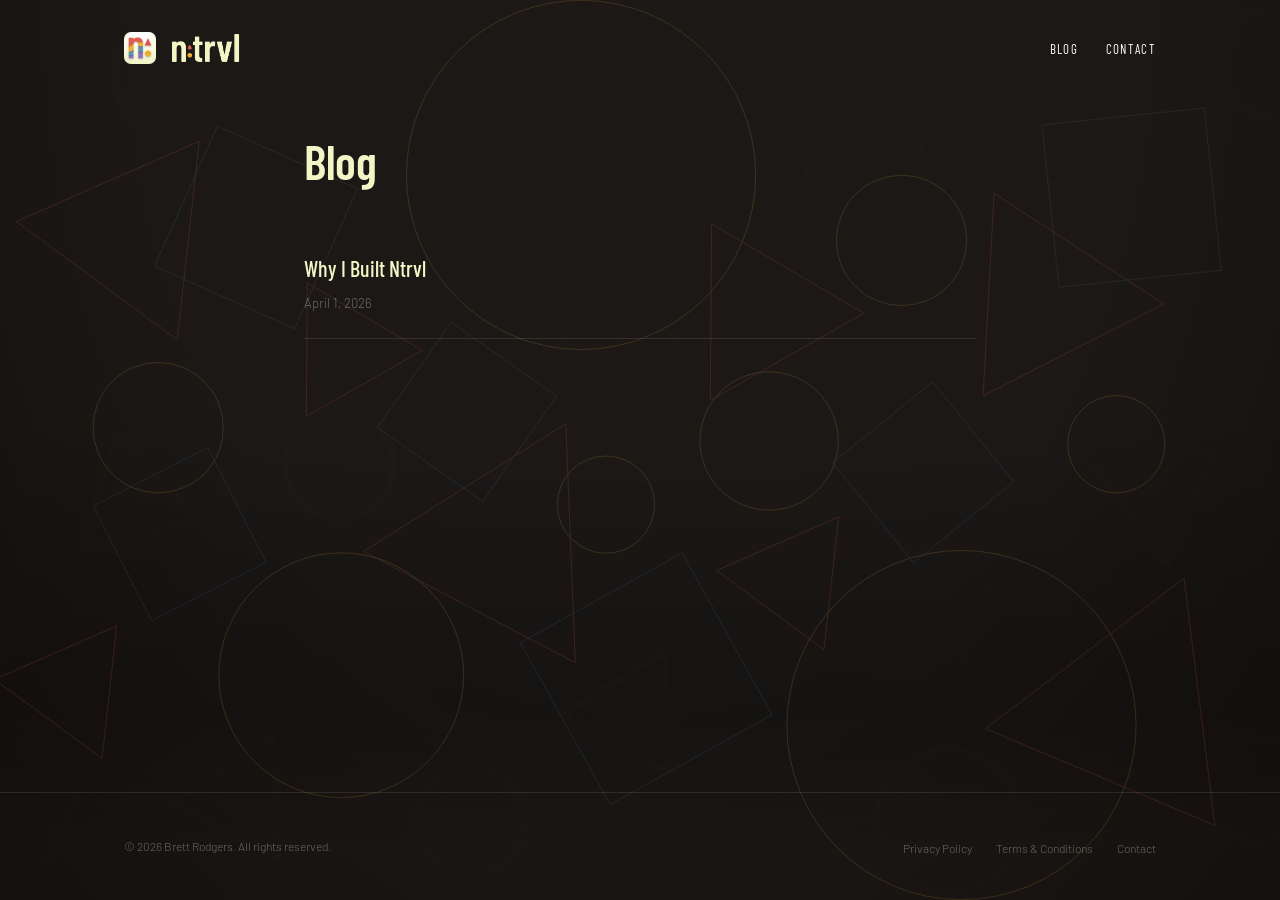
<file: blog/index.html>
<!DOCTYPE html>
<html lang="en">
<head>
  <meta charset="utf-8">
  <meta name="viewport" content="width=device-width, initial-scale=1">
  <title>Blog — Ntrvl</title>
  <meta name="description" content="Updates, thoughts, and stories from the maker of Ntrvl.">

  <meta property="og:title" content="Blog — Ntrvl">
  <meta property="og:description" content="Updates, thoughts, and stories from the maker of Ntrvl.">
  <meta property="og:url" content="https://ntrvlapp.com/blog/">
  <meta property="og:type" content="website">

  <link rel="canonical" href="https://ntrvlapp.com/blog/">
  <link rel="icon" type="image/png" href="../assets/images/ntrvl-icon.png">
  <link rel="stylesheet" href="../assets/css/style.css">
</head>
<body>

  <div class="bg-scene" aria-hidden="true">
    <img class="bg-scene__layer bg-scene__layer--lower" src="../assets/images/bg-lower-layer.svg" alt="">
    <img class="bg-scene__layer bg-scene__layer--mid" src="../assets/images/bg-mid-shading.svg" alt="">
    <img class="bg-scene__layer bg-scene__layer--top" src="../assets/images/bg-top-layer.svg" alt="">
  </div>

  <div class="page">

    <header class="site-header">
      <div class="wrap wrap--wide">
        <a href="/" class="wordmark"><img src="../assets/images/ntrvl-icon.png" alt="" class="wordmark__icon" height="32"><img src="../assets/images/ntrvl-logo-wordmark.png" alt="Ntrvl" height="28"></a>
        <nav aria-label="Main navigation">
          <ul class="site-nav">
            <li><a href="/blog/post.html?p=why-i-built-ntrvl" aria-current="page">Blog</a></li>
            <li><a href="/contact">Contact</a></li>
          </ul>
        </nav>
      </div>
    </header>

    <main class="blog-list">
      <div class="wrap">
        <header>
          <h1 class="page-title">Blog</h1>
        </header>

        <ul class="blog-list__items">
          <li class="blog-list__item">
            <a href="/blog/post.html?p=why-i-built-ntrvl">Why I Built Ntrvl</a>
            <p class="blog-list__date">April 1, 2026</p>
          </li>
        </ul>
      </div>
    </main>

    <footer class="site-footer">
      <div class="wrap wrap--wide">
        <p class="site-footer__copy">&copy; <script>document.write(new Date().getFullYear())</script> Brett Rodgers. All rights reserved.</p>
        <nav aria-label="Footer navigation">
          <ul class="site-footer__links">
            <li><a href="/privacy-policy">Privacy Policy</a></li>
            <li><a href="/terms-and-conditions">Terms &amp; Conditions</a></li>
            <li><a href="/support">Contact</a></li>
          </ul>
        </nav>
      </div>
    </footer>

  </div>
</body>
</html>
</file>
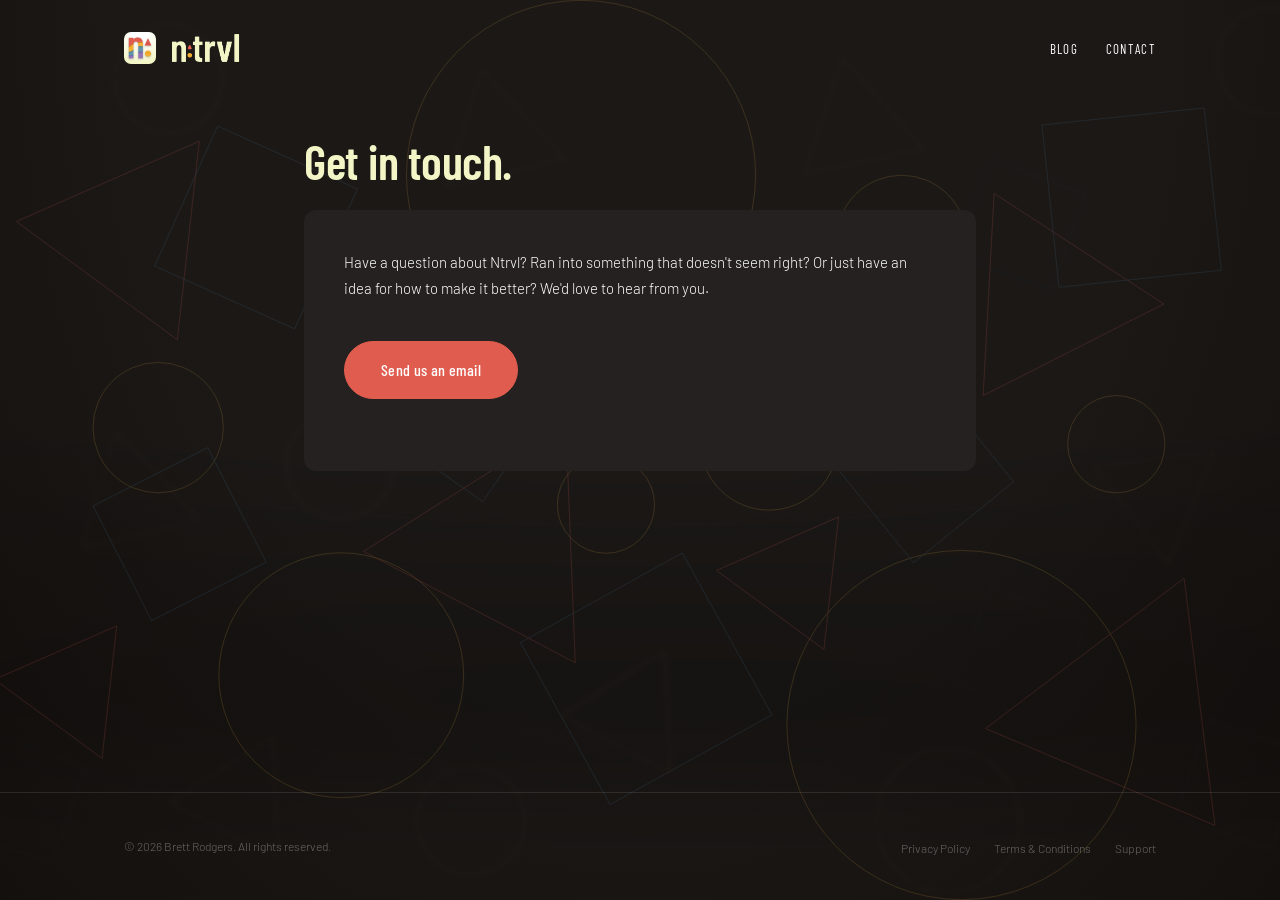
<file: contact.html>
<!DOCTYPE html>
<html lang="en">
<head>
  <meta charset="utf-8">
  <meta name="viewport" content="width=device-width, initial-scale=1">
  <title>Contact — Ntrvl</title>
  <meta name="description" content="Have a question, found a bug, or want to share feedback about Ntrvl? Get in touch.">

  <meta property="og:title" content="Contact — Ntrvl">
  <meta property="og:description" content="Have a question, found a bug, or want to share feedback about Ntrvl? Get in touch.">
  <meta property="og:url" content="https://ntrvlapp.com/contact">
  <meta property="og:type" content="website">

  <link rel="canonical" href="https://ntrvlapp.com/contact">
  <link rel="icon" type="image/png" href="assets/images/ntrvl-icon.png">
  <link rel="stylesheet" href="assets/css/style.css">

  <script type="application/ld+json">
  {
    "@context": "https://schema.org",
    "@type": "WebPage",
    "name": "Contact — Ntrvl",
    "description": "Get in touch with the Ntrvl team.",
    "url": "https://ntrvlapp.com/contact",
    "isPartOf": {
      "@type": "WebSite",
      "name": "Ntrvl",
      "url": "https://ntrvlapp.com"
    }
  }
  </script>
</head>
<body>

  <div class="bg-scene" aria-hidden="true">
    <img class="bg-scene__layer bg-scene__layer--lower" src="assets/images/bg-lower-layer.svg" alt="">
    <img class="bg-scene__layer bg-scene__layer--mid" src="assets/images/bg-mid-shading.svg" alt="">
    <img class="bg-scene__layer bg-scene__layer--top" src="assets/images/bg-top-layer.svg" alt="">
  </div>

  <div class="page">

    <header class="site-header">
      <div class="wrap wrap--wide">
        <a href="/" class="wordmark"><img src="assets/images/ntrvl-icon.png" alt="" class="wordmark__icon" height="32"><img src="assets/images/ntrvl-logo-wordmark.png" alt="Ntrvl" height="28"></a>
        <nav aria-label="Main navigation">
          <ul class="site-nav">
            <li><a href="/blog/post.html?p=why-i-built-ntrvl">Blog</a></li>
            <li><a href="/contact" aria-current="page">Contact</a></li>
          </ul>
        </nav>
      </div>
    </header>

    <main class="support-content">
      <div class="wrap">
        <header>
          <h1 class="page-title" style="margin-bottom: var(--space-md);">Get in touch.</h1>
        </header>

        <div class="support-content__body">
          <section>
            <p>Have a question about Ntrvl? Ran into something that doesn't seem right? Or just have an idea for how to make it better? We'd love to hear from you.</p>
          </section>

          <section style="margin-top: var(--space-lg);">
            <a href="mailto:ntrvlapp@gmail.com" class="btn btn--primary">Send us an email</a>
          </section>
        </div>
      </div>
    </main>

    <footer class="site-footer">
      <div class="wrap wrap--wide">
        <p class="site-footer__copy">&copy; <script>document.write(new Date().getFullYear())</script> Brett Rodgers. All rights reserved.</p>
        <nav aria-label="Footer navigation">
          <ul class="site-footer__links">
            <li><a href="/privacy-policy">Privacy Policy</a></li>
            <li><a href="/terms-and-conditions">Terms &amp; Conditions</a></li>
            <li><a href="/contact">Support</a></li>
          </ul>
        </nav>
      </div>
    </footer>

  </div>
</body>
</html>
</file>
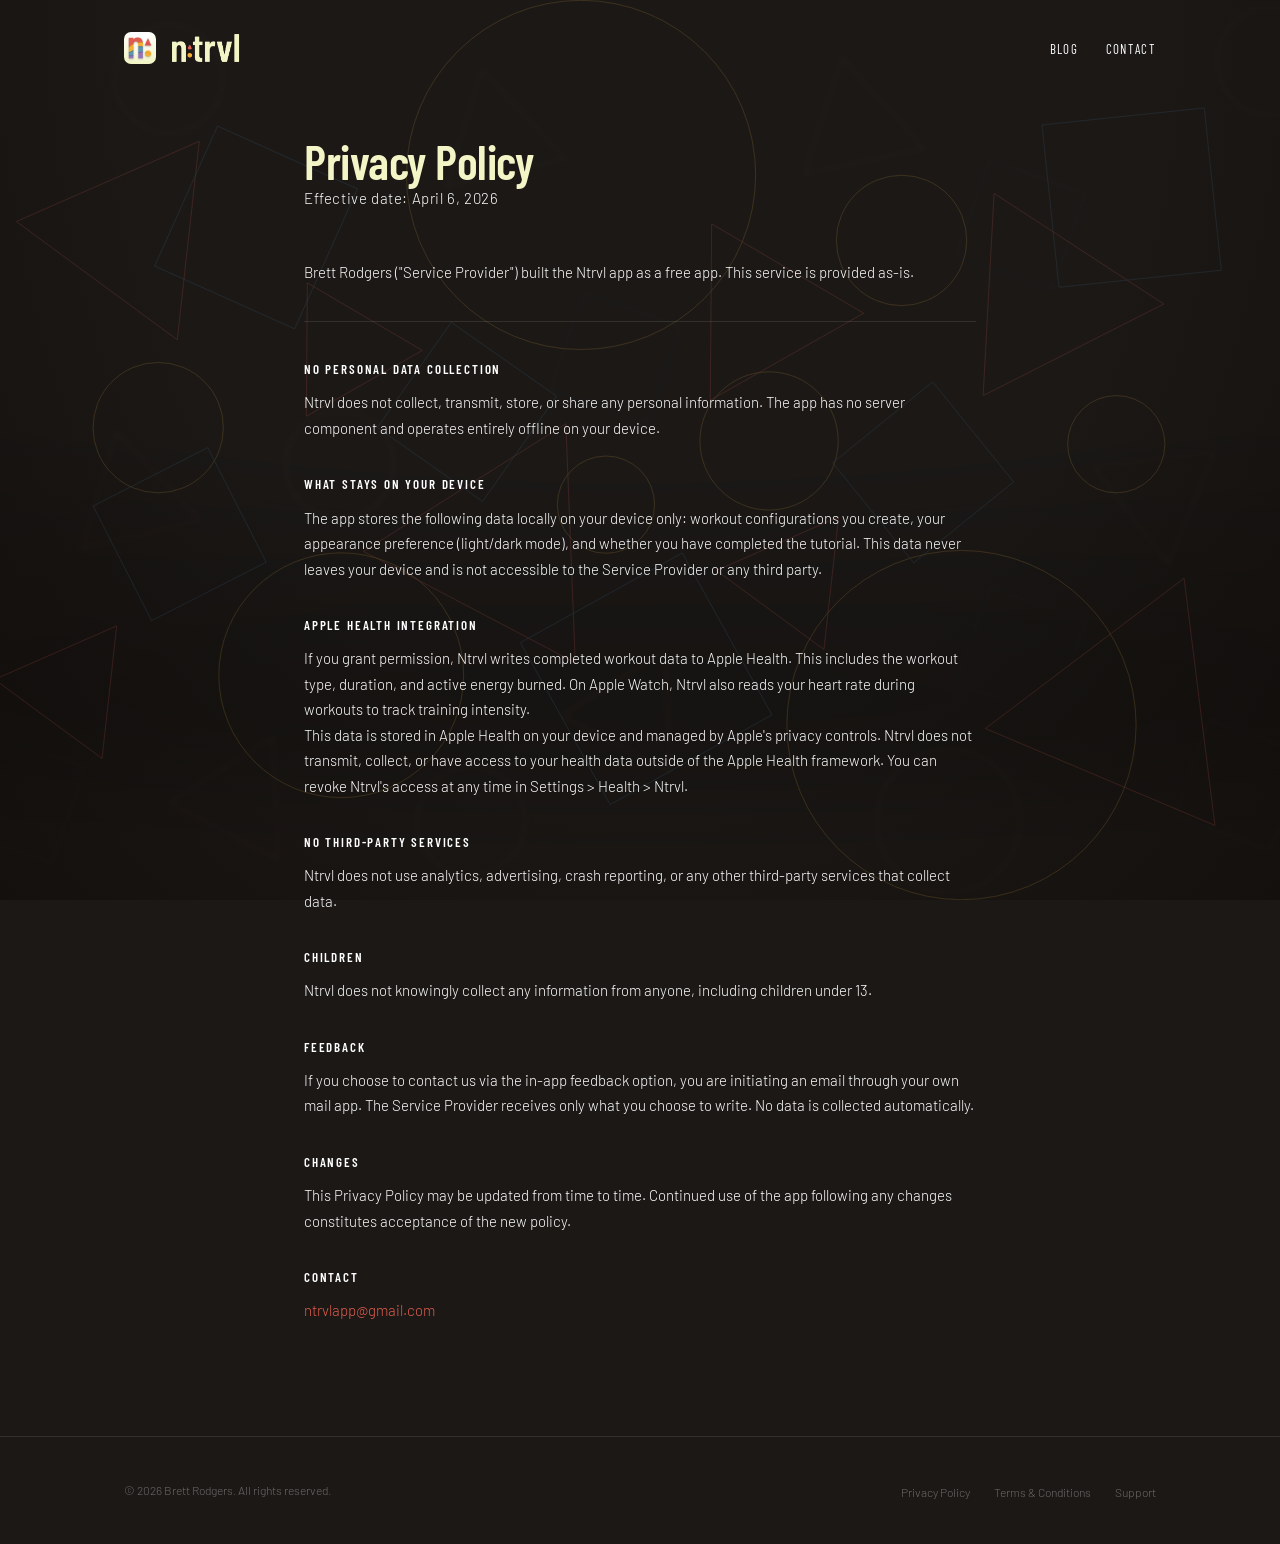
<file: privacy-policy.html>
<!DOCTYPE html>
<html lang="en">
<head>
  <meta charset="utf-8">
  <meta name="viewport" content="width=device-width, initial-scale=1">
  <title>Privacy Policy — Ntrvl</title>
  <meta name="description" content="Ntrvl privacy policy. Ntrvl does not collect, transmit, or share any personal information.">

  <meta property="og:title" content="Privacy Policy — Ntrvl">
  <meta property="og:description" content="Ntrvl does not collect, transmit, or share any personal information.">
  <meta property="og:url" content="https://ntrvlapp.com/privacy-policy">
  <meta property="og:type" content="website">

  <link rel="canonical" href="https://ntrvlapp.com/privacy-policy">
  <link rel="icon" type="image/png" href="assets/images/ntrvl-icon.png">
  <link rel="stylesheet" href="assets/css/style.css">

  <script type="application/ld+json">
  {
    "@context": "https://schema.org",
    "@type": "WebPage",
    "name": "Privacy Policy — Ntrvl",
    "description": "Ntrvl privacy policy. No data collection, no tracking, no third-party services.",
    "url": "https://ntrvlapp.com/privacy-policy",
    "isPartOf": {
      "@type": "WebSite",
      "name": "Ntrvl",
      "url": "https://ntrvlapp.com"
    }
  }
  </script>
</head>
<body>

  <div class="bg-scene" aria-hidden="true">
    <img class="bg-scene__layer bg-scene__layer--lower" src="assets/images/bg-lower-layer.svg" alt="">
    <img class="bg-scene__layer bg-scene__layer--mid" src="assets/images/bg-mid-shading.svg" alt="">
    <img class="bg-scene__layer bg-scene__layer--top" src="assets/images/bg-top-layer.svg" alt="">
  </div>

  <div class="page">

    <header class="site-header">
      <div class="wrap wrap--wide">
        <a href="/" class="wordmark"><img src="assets/images/ntrvl-icon.png" alt="" class="wordmark__icon" height="32"><img src="assets/images/ntrvl-logo-wordmark.png" alt="Ntrvl" height="28"></a>
        <nav aria-label="Main navigation">
          <ul class="site-nav">
            <li><a href="/blog/post.html?p=why-i-built-ntrvl">Blog</a></li>
            <li><a href="/contact">Contact</a></li>
          </ul>
        </nav>
      </div>
    </header>

    <main class="legal">
      <div class="wrap">
        <header>
          <h1 class="page-title">Privacy Policy</h1>
          <p class="meta">Effective date: April 6, 2026</p>
        </header>

        <section>
          <p>Brett Rodgers ("Service Provider") built the Ntrvl app as a free app. This service is provided as-is.</p>
        </section>

        <hr>

        <section aria-labelledby="no-data">
          <h2 id="no-data">No Personal Data Collection</h2>
          <p>Ntrvl does not collect, transmit, store, or share any personal information. The app has no server component and operates entirely offline on your device.</p>
        </section>

        <section aria-labelledby="on-device">
          <h2 id="on-device">What Stays on Your Device</h2>
          <p>The app stores the following data locally on your device only: workout configurations you create, your appearance preference (light/dark mode), and whether you have completed the tutorial. This data never leaves your device and is not accessible to the Service Provider or any third party.</p>
        </section>

        <section aria-labelledby="health-data">
          <h2 id="health-data">Apple Health Integration</h2>
          <p>If you grant permission, Ntrvl writes completed workout data to Apple Health. This includes the workout type, duration, and active energy burned. On Apple Watch, Ntrvl also reads your heart rate during workouts to track training intensity.</p>
          <p>This data is stored in Apple Health on your device and managed by Apple's privacy controls. Ntrvl does not transmit, collect, or have access to your health data outside of the Apple Health framework. You can revoke Ntrvl's access at any time in Settings &gt; Health &gt; Ntrvl.</p>
        </section>

        <section aria-labelledby="no-third-party">
          <h2 id="no-third-party">No Third-Party Services</h2>
          <p>Ntrvl does not use analytics, advertising, crash reporting, or any other third-party services that collect data.</p>
        </section>

        <section aria-labelledby="children">
          <h2 id="children">Children</h2>
          <p>Ntrvl does not knowingly collect any information from anyone, including children under 13.</p>
        </section>

        <section aria-labelledby="feedback">
          <h2 id="feedback">Feedback</h2>
          <p>If you choose to contact us via the in-app feedback option, you are initiating an email through your own mail app. The Service Provider receives only what you choose to write. No data is collected automatically.</p>
        </section>

        <section aria-labelledby="changes">
          <h2 id="changes">Changes</h2>
          <p>This Privacy Policy may be updated from time to time. Continued use of the app following any changes constitutes acceptance of the new policy.</p>
        </section>

        <section aria-labelledby="contact">
          <h2 id="contact">Contact</h2>
          <p><a href="mailto:ntrvlapp@gmail.com">ntrvlapp@gmail.com</a></p>
        </section>
      </div>
    </main>

    <footer class="site-footer">
      <div class="wrap wrap--wide">
        <p class="site-footer__copy">&copy; <script>document.write(new Date().getFullYear())</script> Brett Rodgers. All rights reserved.</p>
        <nav aria-label="Footer navigation">
          <ul class="site-footer__links">
            <li><a href="/privacy-policy">Privacy Policy</a></li>
            <li><a href="/terms-and-conditions">Terms &amp; Conditions</a></li>
            <li><a href="/contact">Support</a></li>
          </ul>
        </nav>
      </div>
    </footer>

  </div>
</body>
</html>
</file>
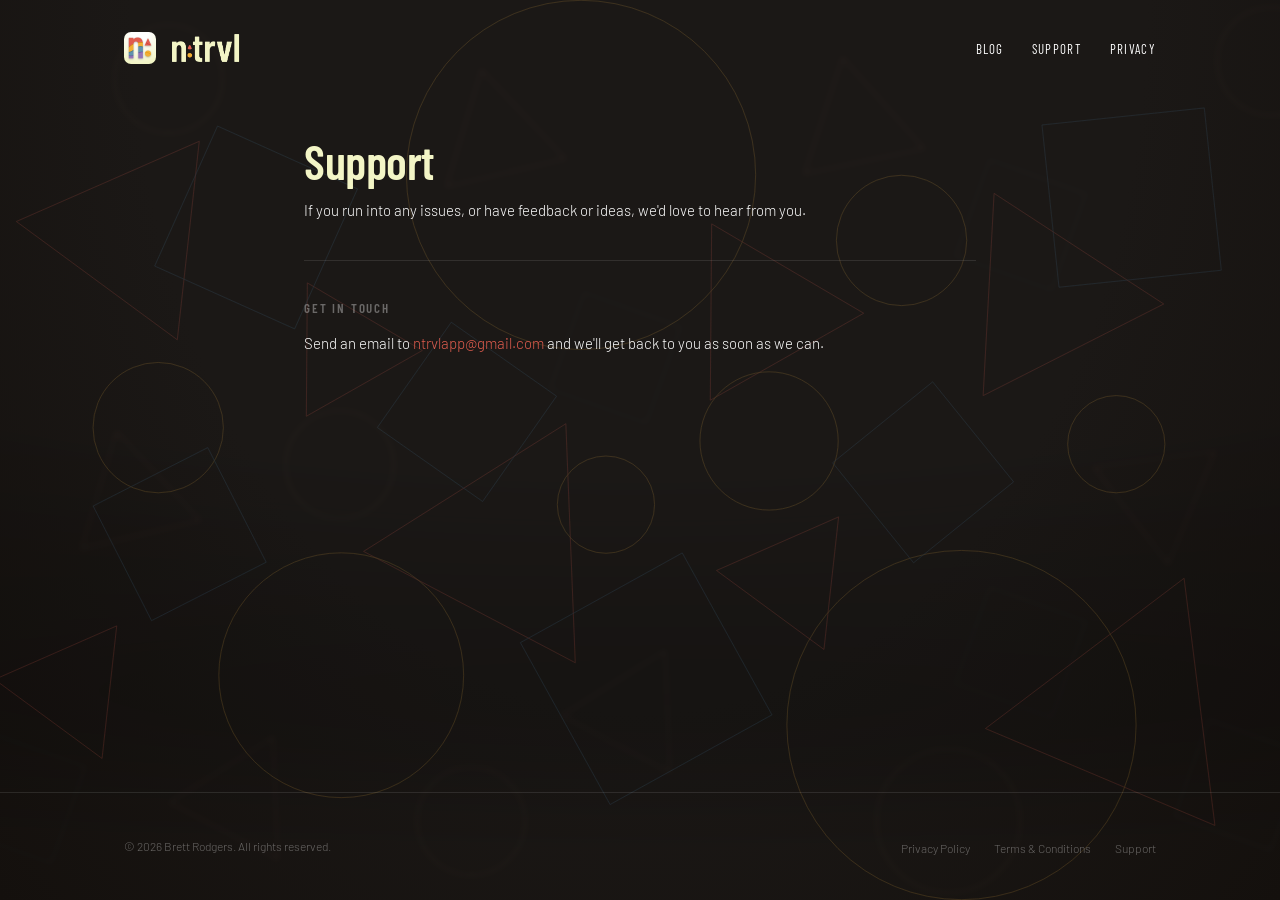
<file: support.html>
<!DOCTYPE html>
<html lang="en">
<head>
  <meta charset="utf-8">
  <meta name="viewport" content="width=device-width, initial-scale=1">
  <title>Support — Ntrvl</title>
  <meta name="description" content="Get help with Ntrvl. Send feedback, report issues, or ask questions.">

  <meta property="og:title" content="Support — Ntrvl">
  <meta property="og:description" content="Get help with the Ntrvl interval timer app.">
  <meta property="og:url" content="https://ntrvlapp.com/support">
  <meta property="og:type" content="website">

  <link rel="canonical" href="https://ntrvlapp.com/support">
  <link rel="icon" type="image/png" href="assets/images/ntrvl-icon.png">
  <link rel="stylesheet" href="assets/css/style.css">

  <script type="application/ld+json">
  {
    "@context": "https://schema.org",
    "@type": "WebPage",
    "name": "Support — Ntrvl",
    "description": "Get help with the Ntrvl interval timer app.",
    "url": "https://ntrvlapp.com/support",
    "isPartOf": {
      "@type": "WebSite",
      "name": "Ntrvl",
      "url": "https://ntrvlapp.com"
    }
  }
  </script>
</head>
<body>

  <div class="bg-scene" aria-hidden="true">
    <img class="bg-scene__layer bg-scene__layer--lower" src="assets/images/bg-lower-layer.svg" alt="">
    <img class="bg-scene__layer bg-scene__layer--mid" src="assets/images/bg-mid-shading.svg" alt="">
    <img class="bg-scene__layer bg-scene__layer--top" src="assets/images/bg-top-layer.svg" alt="">
  </div>

  <div class="page">

    <header class="site-header">
      <div class="wrap wrap--wide">
        <a href="/" class="wordmark"><img src="assets/images/ntrvl-icon.png" alt="" class="wordmark__icon" height="32"><img src="assets/images/ntrvl-logo-wordmark.png" alt="Ntrvl" height="28"></a>
        <nav aria-label="Main navigation">
          <ul class="site-nav">
            <li><a href="/blog/">Blog</a></li>
            <li><a href="/support" aria-current="page">Support</a></li>
            <li><a href="/privacy-policy">Privacy</a></li>
          </ul>
        </nav>
      </div>
    </header>

    <main class="support-content">
      <div class="wrap">
        <header>
          <h1 class="page-title" style="margin-bottom: 12px;">Support</h1>
        </header>

        <section>
          <p>If you run into any issues, or have feedback or ideas, we'd love to hear from you.</p>
        </section>

        <hr style="border: none; border-top: 1px solid var(--border); margin: 36px 0;">

        <section aria-labelledby="contact">
          <h2 id="contact" class="section-label">Get in Touch</h2>
          <p>Send an email to <a href="mailto:ntrvlapp@gmail.com">ntrvlapp@gmail.com</a> and we'll get back to you as soon as we can.</p>
        </section>
      </div>
    </main>

    <footer class="site-footer">
      <div class="wrap wrap--wide">
        <p class="site-footer__copy">&copy; 2026 Brett Rodgers. All rights reserved.</p>
        <nav aria-label="Footer navigation">
          <ul class="site-footer__links">
            <li><a href="/privacy-policy">Privacy Policy</a></li>
            <li><a href="/terms-and-conditions">Terms &amp; Conditions</a></li>
            <li><a href="/support">Support</a></li>
          </ul>
        </nav>
      </div>
    </footer>

  </div>
</body>
</html>
</file>
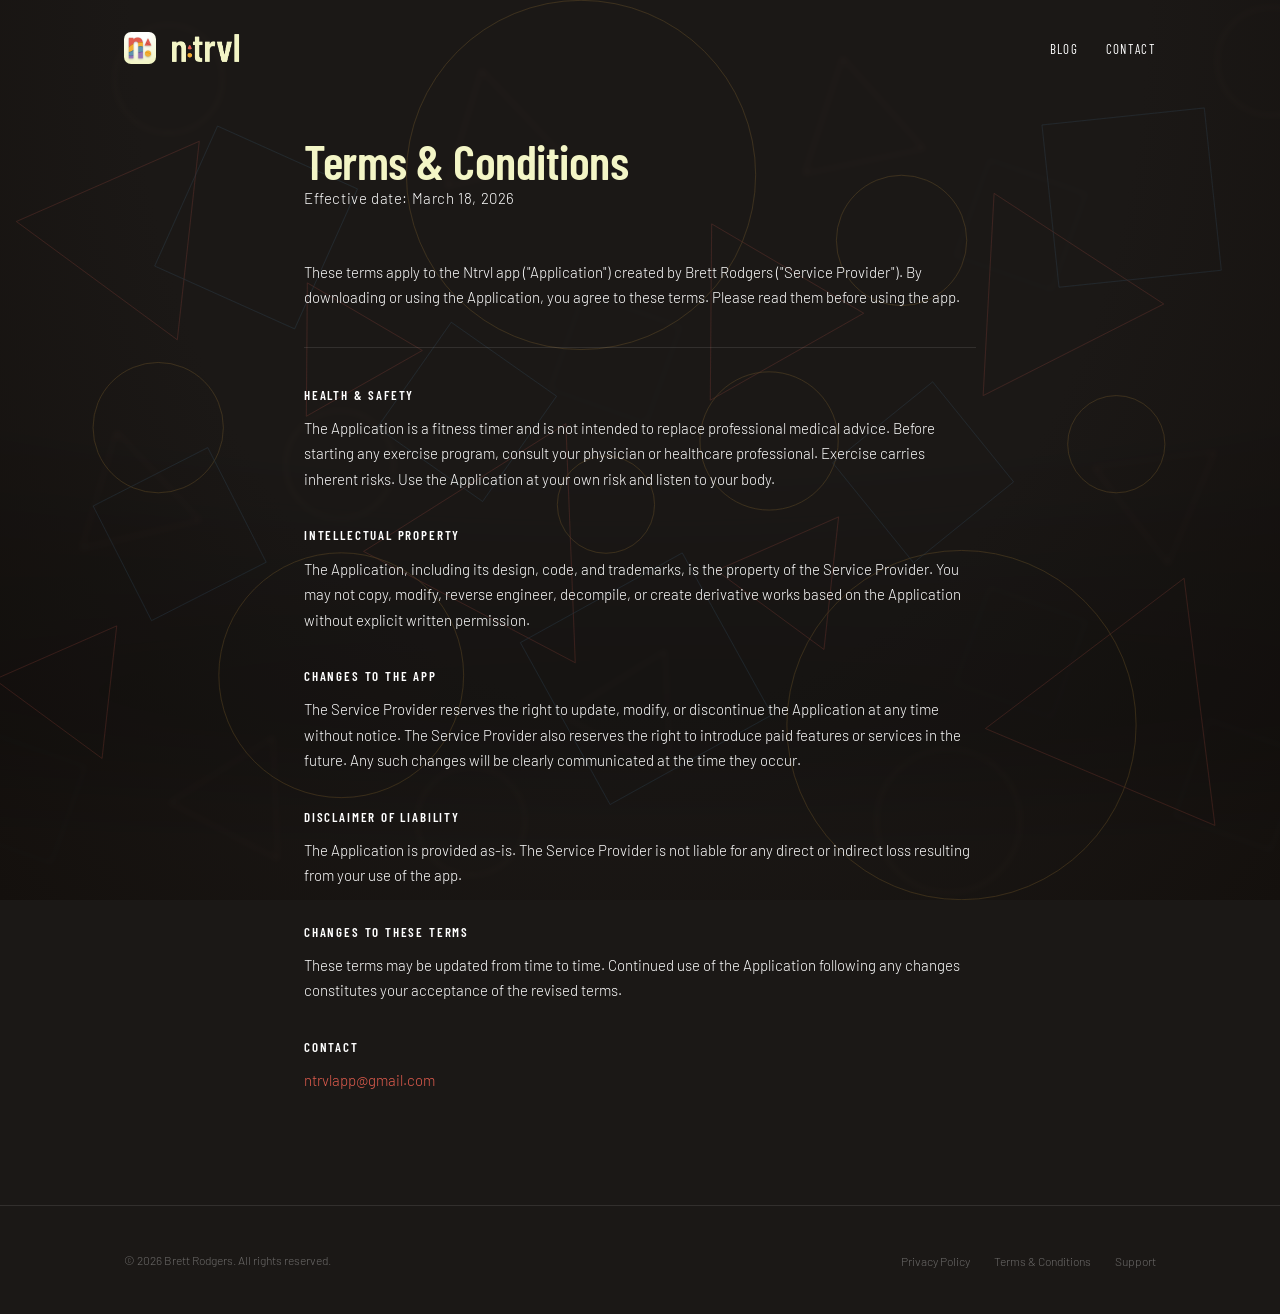
<file: terms-and-conditions.html>
<!DOCTYPE html>
<html lang="en">
<head>
  <meta charset="utf-8">
  <meta name="viewport" content="width=device-width, initial-scale=1">
  <title>Terms &amp; Conditions — Ntrvl</title>
  <meta name="description" content="Terms and conditions for using the Ntrvl interval timer app.">

  <meta property="og:title" content="Terms & Conditions — Ntrvl">
  <meta property="og:description" content="Terms and conditions for using the Ntrvl interval timer app.">
  <meta property="og:url" content="https://ntrvlapp.com/terms-and-conditions">
  <meta property="og:type" content="website">

  <link rel="canonical" href="https://ntrvlapp.com/terms-and-conditions">
  <link rel="icon" type="image/png" href="assets/images/ntrvl-icon.png">
  <link rel="stylesheet" href="assets/css/style.css">

  <script type="application/ld+json">
  {
    "@context": "https://schema.org",
    "@type": "WebPage",
    "name": "Terms & Conditions — Ntrvl",
    "description": "Terms and conditions for the Ntrvl interval timer app.",
    "url": "https://ntrvlapp.com/terms-and-conditions",
    "isPartOf": {
      "@type": "WebSite",
      "name": "Ntrvl",
      "url": "https://ntrvlapp.com"
    }
  }
  </script>
</head>
<body>

  <div class="bg-scene" aria-hidden="true">
    <img class="bg-scene__layer bg-scene__layer--lower" src="assets/images/bg-lower-layer.svg" alt="">
    <img class="bg-scene__layer bg-scene__layer--mid" src="assets/images/bg-mid-shading.svg" alt="">
    <img class="bg-scene__layer bg-scene__layer--top" src="assets/images/bg-top-layer.svg" alt="">
  </div>

  <div class="page">

    <header class="site-header">
      <div class="wrap wrap--wide">
        <a href="/" class="wordmark"><img src="assets/images/ntrvl-icon.png" alt="" class="wordmark__icon" height="32"><img src="assets/images/ntrvl-logo-wordmark.png" alt="Ntrvl" height="28"></a>
        <nav aria-label="Main navigation">
          <ul class="site-nav">
            <li><a href="/blog/post.html?p=why-i-built-ntrvl">Blog</a></li>
            <li><a href="/contact">Contact</a></li>
          </ul>
        </nav>
      </div>
    </header>

    <main class="legal">
      <div class="wrap">
        <header>
          <h1 class="page-title">Terms &amp; Conditions</h1>
          <p class="meta">Effective date: March 18, 2026</p>
        </header>

        <section>
          <p>These terms apply to the Ntrvl app ("Application") created by Brett Rodgers ("Service Provider"). By downloading or using the Application, you agree to these terms. Please read them before using the app.</p>
        </section>

        <hr>

        <section aria-labelledby="health">
          <h2 id="health">Health &amp; Safety</h2>
          <p>The Application is a fitness timer and is not intended to replace professional medical advice. Before starting any exercise program, consult your physician or healthcare professional. Exercise carries inherent risks. Use the Application at your own risk and listen to your body.</p>
        </section>

        <section aria-labelledby="ip">
          <h2 id="ip">Intellectual Property</h2>
          <p>The Application, including its design, code, and trademarks, is the property of the Service Provider. You may not copy, modify, reverse engineer, decompile, or create derivative works based on the Application without explicit written permission.</p>
        </section>

        <section aria-labelledby="app-changes">
          <h2 id="app-changes">Changes to the App</h2>
          <p>The Service Provider reserves the right to update, modify, or discontinue the Application at any time without notice. The Service Provider also reserves the right to introduce paid features or services in the future. Any such changes will be clearly communicated at the time they occur.</p>
        </section>

        <section aria-labelledby="liability">
          <h2 id="liability">Disclaimer of Liability</h2>
          <p>The Application is provided as-is. The Service Provider is not liable for any direct or indirect loss resulting from your use of the app.</p>
        </section>

        <section aria-labelledby="terms-changes">
          <h2 id="terms-changes">Changes to These Terms</h2>
          <p>These terms may be updated from time to time. Continued use of the Application following any changes constitutes your acceptance of the revised terms.</p>
        </section>

        <section aria-labelledby="contact">
          <h2 id="contact">Contact</h2>
          <p><a href="mailto:ntrvlapp@gmail.com">ntrvlapp@gmail.com</a></p>
        </section>
      </div>
    </main>

    <footer class="site-footer">
      <div class="wrap wrap--wide">
        <p class="site-footer__copy">&copy; <script>document.write(new Date().getFullYear())</script> Brett Rodgers. All rights reserved.</p>
        <nav aria-label="Footer navigation">
          <ul class="site-footer__links">
            <li><a href="/privacy-policy">Privacy Policy</a></li>
            <li><a href="/terms-and-conditions">Terms &amp; Conditions</a></li>
            <li><a href="/contact">Support</a></li>
          </ul>
        </nav>
      </div>
    </footer>

  </div>
</body>
</html>
</file>
<file: assets/css/style.css>
@import url('https://fonts.googleapis.com/css2?family=Barlow+Condensed:wght@300;400;500;600&family=Barlow:wght@300;400;500&display=swap');

/* --------------------------------------------------------
   Tokens
   -------------------------------------------------------- */
:root {
  /* Surface */
  --surface-dark: #1B1816;
  --surface-raised: #242120;
  --surface-dark-gradient: radial-gradient(
    ellipse at 50% 0%,
    #1B1816 56%,
    #14100D 100%
  );

  /* Phase — active (bright) */
  --work-active: #E05C4E;
  --rest-active: #F2AF33;
  --break-active: #6193AE;

  /* Phase — muted (background shapes) */
  --work-muted: #F4A69E;
  --rest-muted: #F2D297;
  --break-muted: #9DC4E0;

  /* Brand */
  --cream: #F3F5C6;
  --accent: #E05C4E;

  /* Text */
  --text-primary: #FFFFFF;
  --text-secondary: #FFFFFF;
  --text-muted: rgba(255, 255, 255, 0.35);
  --heading-color: #F3F5C6;

  /* Border */
  --border: rgba(255, 255, 255, 0.1);

  /* Font stacks */
  --font-body: 'Barlow', sans-serif;
  --font-display: 'Barlow Condensed', sans-serif;

  /* Spacing */
  --space-xs: 8px;
  --space-sm: 16px;
  --space-md: 24px;
  --space-lg: 40px;
  --space-xl: 60px;
  --space-2xl: 80px;
}

/* --------------------------------------------------------
   Reset
   -------------------------------------------------------- */
*, *::before, *::after { box-sizing: border-box; margin: 0; padding: 0; }

html {
  scroll-behavior: smooth;
  -webkit-text-size-adjust: 100%;
}

body {
  background: var(--surface-dark);
  color: var(--text-primary);
  font-family: var(--font-body);
  font-weight: 300;
  line-height: 1.7;
  overflow-x: hidden;
}

img, svg { display: block; max-width: 100%; }
a { color: var(--accent); text-decoration: none; }
a:hover { text-decoration: underline; }

/* --------------------------------------------------------
   Background Layers
   -------------------------------------------------------- */
.bg-scene {
  position: fixed;
  inset: 0;
  z-index: 0;
  overflow: hidden;
  background: var(--surface-dark-gradient);
}

.bg-scene__layer {
  position: absolute;
  width: 100%;
  height: 100%;
  top: 0;
  left: 0;
  object-fit: cover;
}

.bg-scene__layer--lower { opacity: 0.3; }
.bg-scene__layer--mid {
  mix-blend-mode: multiply;
  opacity: 0.6;
  top: auto;
  bottom: 0;
  object-position: center bottom;
}
.bg-scene__layer--top {
  mix-blend-mode: hard-light;
  opacity: 0.5;
}

/* --------------------------------------------------------
   Layout
   -------------------------------------------------------- */
.page {
  position: relative;
  z-index: 1;
  min-height: 100vh;
  display: flex;
  flex-direction: column;
}

.wrap {
  width: 100%;
  max-width: 720px;
  margin: 0 auto;
  padding: 0 var(--space-md);
}

.wrap--wide {
  max-width: 1080px;
}

/* --------------------------------------------------------
   Site Header
   -------------------------------------------------------- */
.site-header {
  padding: 32px 0;
}

.site-header .wrap {
  display: flex;
  align-items: center;
  justify-content: space-between;
}

.wordmark {
  display: flex;
  align-items: center;
  gap: 16px;
  text-decoration: none;
}
.wordmark:hover { text-decoration: none; opacity: 0.8; }
.wordmark__icon { height: 32px; width: 32px; border-radius: 7px; }

.site-nav {
  display: flex;
  gap: 28px;
  list-style: none;
}

.site-nav a {
  font-family: var(--font-display);
  font-weight: 400;
  font-size: 13px;
  letter-spacing: 0.1em;
  text-transform: uppercase;
  color: var(--text-secondary);
  text-decoration: none;
  transition: color 0.2s;
}

.site-nav a:hover {
  color: var(--text-primary);
  text-decoration: none;
}

/* --------------------------------------------------------
   Typography
   -------------------------------------------------------- */
.page-title {
  font-family: var(--font-display);
  font-weight: 600;
  font-size: clamp(36px, 6vw, 48px);
  line-height: 1.05;
  letter-spacing: -0.01em;
  color: var(--heading-color);
}

.section-label {
  font-family: var(--font-display);
  font-weight: 600;
  font-size: 13px;
  letter-spacing: 0.14em;
  text-transform: uppercase;
  color: var(--text-muted);
  margin-bottom: 12px;
}

.meta {
  font-size: 13px;
  color: var(--text-secondary);
  letter-spacing: 0.04em;
}

/* --------------------------------------------------------
   Hero (Landing Page)
   -------------------------------------------------------- */
.hero {
  padding: 12px 0 var(--space-lg);
  text-align: center;
}

.hero__title {
  font-family: var(--font-display);
  font-weight: 600;
  font-size: clamp(36px, 7vw, 56px);
  line-height: 1.1;
  letter-spacing: -0.02em;
  color: var(--heading-color);
  max-width: 640px;
  margin: 0 auto var(--space-md);
}

.hero__tagline {
  font-family: var(--font-body);
  font-weight: 300;
  font-size: clamp(18px, 3vw, 22px);
  color: var(--text-secondary);
  max-width: 480px;
  margin: 0 auto var(--space-lg);
  line-height: 1.5;
}

.hero__badges {
  display: flex;
  justify-content: center;
  margin-bottom: var(--space-md);
}

.hero__badge {
  transition: opacity 0.2s;
}
.hero__badge:hover { opacity: 0.85; text-decoration: none; }
.hero__badge img { height: 54px; }

/* --------------------------------------------------------
   Screenshots (hero gallery)
   -------------------------------------------------------- */
.screenshots__gallery {
  display: flex;
  justify-content: center;
  gap: 20px;
  margin-bottom: var(--space-md);
  width: 100vw;
  max-width: 1400px;
  margin-left: 50%;
  transform: translateX(-50%);
  padding: 0 var(--space-md);
  box-sizing: border-box;
}

.screenshots__gallery figure {
  margin: 0;
  flex: 0 1 440px;
  max-width: 440px;
}

.screenshots__gallery img {
  width: 100%;
  height: auto;
  border-radius: 12px;
}

.screenshots__gallery figcaption {
  font-size: 13px;
  color: var(--text-muted);
  text-align: center;
  margin-top: 10px;
}

/* --------------------------------------------------------
   Features
   -------------------------------------------------------- */
.features {
  padding: 0;
}

.features__grid {
  display: grid;
  grid-template-columns: 1fr;
  gap: 48px;
}

.feature {
  text-align: center;
}

.feature__shape {
  width: 48px;
  height: 48px;
  margin: 0 auto 20px;
}

.feature__name {
  font-family: var(--font-display);
  font-weight: 500;
  font-size: 20px;
  letter-spacing: 0.02em;
  margin-bottom: var(--space-xs);
}

.feature__name--work { color: var(--work-active); }
.feature__name--rest { color: var(--rest-active); }
.feature__name--break { color: var(--break-active); }

.feature__desc {
  font-size: 15px;
  color: var(--text-secondary);
  max-width: 320px;
  margin: 0 auto;
  line-height: 1.6;
}

/* --------------------------------------------------------
   Buttons
   -------------------------------------------------------- */
.btn {
  display: inline-block;
  font-family: var(--font-display);
  font-weight: 500;
  font-size: 16px;
  letter-spacing: 0.02em;
  border-radius: 999px;
  padding: 14px 36px;
  text-decoration: none;
  transition: background 0.2s, color 0.2s, border-color 0.2s;
  cursor: pointer;
}
.btn:hover { text-decoration: none; }

.btn--primary {
  background: var(--work-active);
  color: #FFFFFF;
  border: 1.5px solid var(--work-active);
}
.btn--primary:hover {
  background: #C8493D;
  border-color: #C8493D;
}

.btn--secondary {
  background: transparent;
  color: var(--work-active);
  border: 1.5px solid var(--work-active);
}
.btn--secondary:hover {
  background: var(--work-active);
  color: #FFFFFF;
}

/* Contact page uses cream variant */
.btn--secondary-cream {
  background: transparent;
  color: var(--cream);
  border: 1.5px solid var(--cream);
}
.btn--secondary-cream:hover {
  background: var(--cream);
  color: var(--surface-dark);
}

/* --------------------------------------------------------
   Closing CTA
   -------------------------------------------------------- */
.closing-cta {
  padding: var(--space-2xl) 0;
  text-align: center;
}

.closing-cta__title {
  font-family: var(--font-display);
  font-weight: 500;
  font-size: clamp(24px, 4vw, 36px);
  line-height: 1.15;
  color: var(--heading-color);
  max-width: 480px;
  margin: 0 auto var(--space-lg);
}

/* --------------------------------------------------------
   Blog
   -------------------------------------------------------- */
.blog-list {
  padding: var(--space-lg) 0 var(--space-2xl);
  flex: 1;
}

.blog-list header {
  margin-bottom: var(--space-lg);
}

.blog-list__items {
  list-style: none;
}

.blog-list__item {
  padding: var(--space-md) 0;
  border-bottom: 1px solid var(--border);
}

.blog-list__item a {
  color: var(--heading-color);
  font-family: var(--font-display);
  font-weight: 500;
  font-size: 22px;
  text-decoration: none;
  transition: color 0.2s;
}

.blog-list__item a:hover {
  color: var(--text-primary);
  text-decoration: none;
}

.blog-list__date {
  font-size: 13px;
  color: var(--text-muted);
  margin-top: 4px;
}

.blog-post {
  padding: var(--space-lg) 0 var(--space-2xl);
  flex: 1;
}

.blog-post header {
  margin-bottom: var(--space-lg);
}

.blog-post__content {
  background: var(--surface-raised);
  padding: var(--space-lg) var(--space-lg);
  border-radius: 12px;
}

.blog-post__content h2 {
  font-family: var(--font-display);
  font-weight: 600;
  font-size: 22px;
  color: var(--heading-color);
  margin: var(--space-lg) 0 var(--space-sm);
}

.blog-post__content h3 {
  font-family: var(--font-display);
  font-weight: 500;
  font-size: 18px;
  color: var(--heading-color);
  margin: var(--space-md) 0 var(--space-xs);
}

.blog-post__content p {
  font-size: 15px;
  color: var(--text-secondary);
  line-height: 1.7;
  margin-bottom: var(--space-sm);
}

.blog-post__content ul,
.blog-post__content ol {
  font-size: 15px;
  color: var(--text-secondary);
  line-height: 1.7;
  margin-bottom: var(--space-sm);
  padding-left: var(--space-md);
}

.blog-post__content a:not(.btn) {
  color: var(--accent);
}

.blog-post__content blockquote {
  border-left: 3px solid var(--border);
  padding-left: var(--space-sm);
  color: var(--text-muted);
  margin-bottom: var(--space-sm);
}

.blog-post__content code {
  background: rgba(255, 255, 255, 0.06);
  padding: 2px 6px;
  border-radius: 4px;
  font-size: 14px;
}

.blog-post__content pre {
  background: rgba(255, 255, 255, 0.06);
  padding: var(--space-sm);
  border-radius: 8px;
  overflow-x: auto;
  margin-bottom: var(--space-sm);
}

.blog-post__content pre code {
  background: none;
  padding: 0;
}

.blog-post__content img {
  border-radius: 8px;
  margin: var(--space-sm) 0;
}

.blog-post__content a.btn {
  margin-top: var(--space-sm);
  color: #FFFFFF;
}

.blog-post__content p:has(a.btn) {
  text-align: center;
  margin-top: var(--space-lg);
}

/* --------------------------------------------------------
   Legal Pages
   -------------------------------------------------------- */
.legal {
  padding: var(--space-lg) 0 var(--space-2xl);
  flex: 1;
}

.legal header {
  margin-bottom: 48px;
}

.legal section {
  margin-bottom: 32px;
}

.legal h2 {
  font-family: var(--font-display);
  font-weight: 600;
  font-size: 13px;
  letter-spacing: 0.14em;
  text-transform: uppercase;
  color: #ffffff;
  margin-bottom: 10px;
}

.legal p {
  font-size: 15px;
  color: var(--text-secondary);
  line-height: 1.7;
}

.legal hr {
  border: none;
  border-top: 1px solid var(--border);
  margin: 36px 0;
}

/* --------------------------------------------------------
   Support Page
   -------------------------------------------------------- */
.support-content {
  padding: var(--space-lg) 0 var(--space-2xl);
  flex: 1;
}

.support-content p {
  font-size: 15px;
  color: var(--text-secondary);
  line-height: 1.7;
}

.support-content section {
  margin-bottom: 32px;
}

.support-content__body {
  background: var(--surface-raised);
  padding: var(--space-lg) var(--space-lg);
  border-radius: 12px;
}

/* --------------------------------------------------------
   Site Footer
   -------------------------------------------------------- */
.site-footer {
  padding: var(--space-lg) 0;
  border-top: 1px solid var(--border);
  margin-top: auto;
}

.site-footer .wrap {
  display: flex;
  flex-wrap: wrap;
  justify-content: space-between;
  align-items: center;
  gap: var(--space-sm);
}

.site-footer__copy {
  font-size: 12px;
  color: var(--text-muted);
}

.site-footer__links {
  display: flex;
  gap: var(--space-md);
  list-style: none;
}

.site-footer__links a {
  font-size: 12px;
  color: var(--text-muted);
  text-decoration: none;
  transition: color 0.2s;
}

.site-footer__links a:hover {
  color: var(--text-secondary);
}

/* --------------------------------------------------------
   Responsive
   -------------------------------------------------------- */
@media (min-width: 600px) {
  .features__grid {
    grid-template-columns: repeat(2, 1fr);
  }
}

@media (min-width: 768px) {
  .hero { padding: var(--space-sm) 0 var(--space-xl); }

  .features__grid {
    grid-template-columns: repeat(4, 1fr);
  }
}

@media (max-width: 600px) {
  .blog-post__content,
  .support-content__body {
    padding: var(--space-md) var(--space-md);
  }
}

@media (max-width: 600px) {
  .screenshots__gallery {
    justify-content: flex-start;
    overflow-x: auto;
    scroll-snap-type: x mandatory;
    -webkit-overflow-scrolling: touch;
    gap: 12px;
    padding: 0 var(--space-md) 8px;
    scroll-padding-left: var(--space-md);
  }

  .screenshots__gallery figure {
    flex: 0 0 75%;
    max-width: none;
    scroll-snap-align: start;
  }
}

@media (max-width: 480px) {
  .site-nav { gap: var(--space-sm); }
  .site-nav a { font-size: 11px; }

  .site-footer .wrap {
    flex-direction: column;
    text-align: center;
  }
}
</file>
